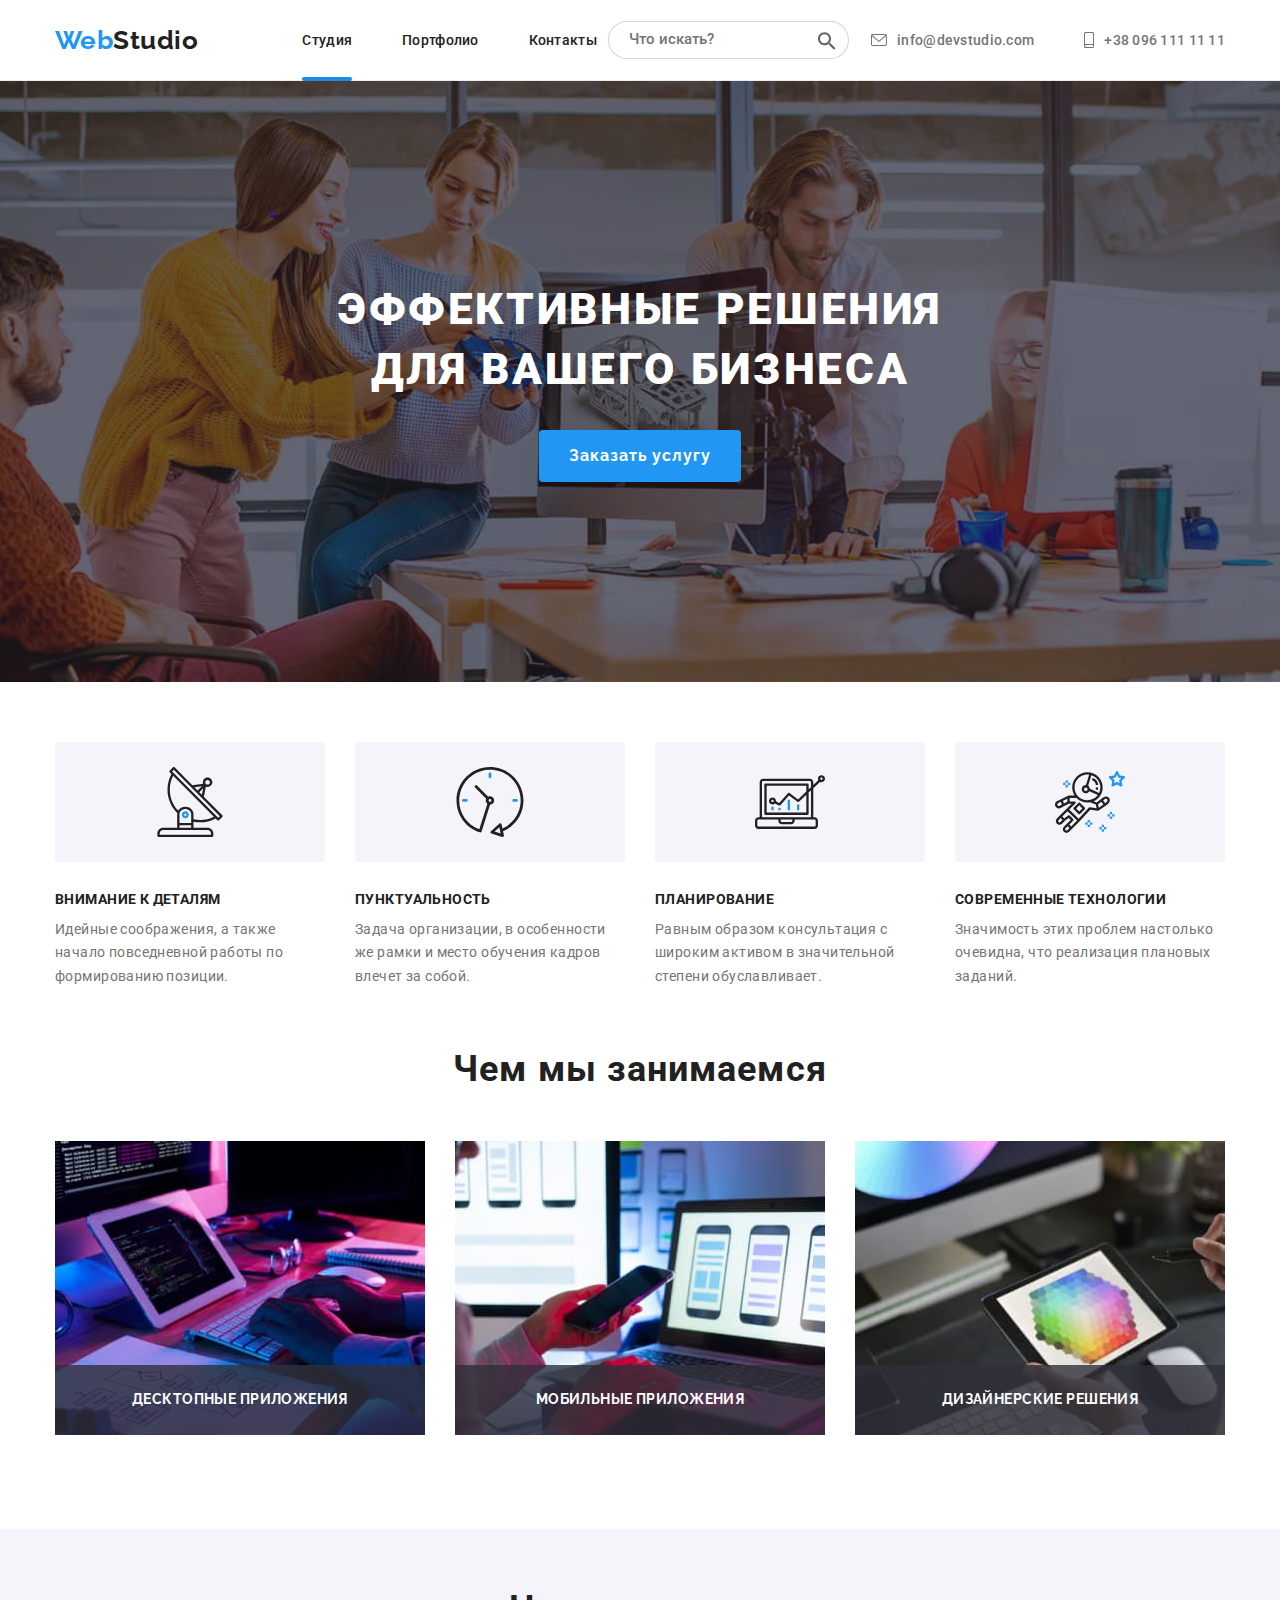
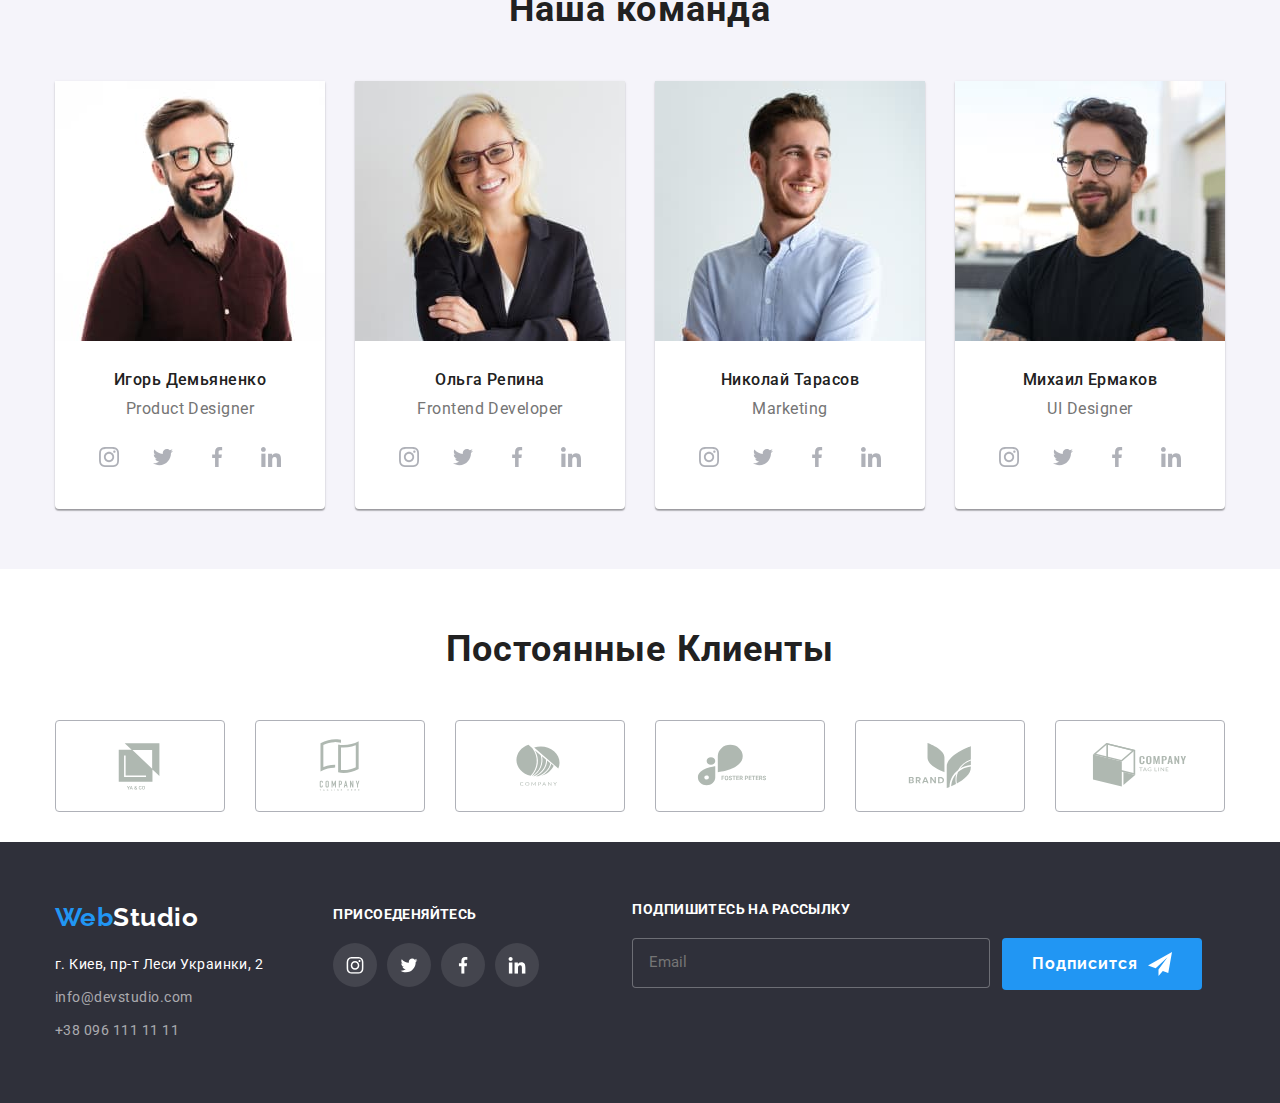
<file: index.html>
<!DOCTYPE html>
<html lang="ru">
<head>
    <meta charset="UTF-8">
    <meta http-equiv="X-UA-Compatible" content="IE=edge">
    <meta name="viewport" content="width=device-width, initial-scale=1.0">
    <title>Студия</title>
    <link rel="stylesheet" href="https://cdnjs.cloudflare.com/ajax/libs/modern-normalize/1.1.0/modern-normalize.min.css">
    <link rel="preconnect" href="https://fonts.googleapis.com">
    <link rel="preconnect" href="https://fonts.gstatic.com" crossorigin>
    <link href="https://fonts.googleapis.com/css2?family=Raleway:wght@700&family=Roboto:wght@400;500;700;900&display=swap"
        rel="stylesheet">
    <link rel="stylesheet" href="https://cdnjs.cloudflare.com/ajax/libs/animate.css/4.1.1/animate.min.css" />
    <link rel="stylesheet" href="./css/style.css">
    <link rel="stylesheet" href="./css/main.min.css">
</head>
<body >

    <!--ШАПКА САЙТА -->
    <header class="header">
        <div class="container container--position">
            <a class="logo container__logo" href="./index.html">Web<span class="logo__dark">Studio</span></a>
            <!-- ПОИСК НА САЙТЕ  MOBAIL VERSION-->
            <div class="search-mobail">
                <form class="search__form">
                    <label class="search__label">
                        <input class="search__input" type="search" autocomplete="off" spellcheck="true" placeholder="Что искать?">
                        <svg class="search__icon">
                            <use href="images/icons.svg#icon-search">
                            </use>
                        </svg>
                    </label>
                </form>
            </div>
            <nav class="container__header-nav">
                
                <button type="button" class="close-modalmenu " 
                    aria-controls="menu-container"
                    aria-expanded="false"
                    data-menu-button>
                    <svg class="" width="40px" height="40px"
                    
                    aria-label="переключатель мобильного меню">
                        <use class="icon-menu" href="images/icons.svg#icon-menu_open">
                        </use>
                        <use class="icon-closemenu" href="images/icons.svg#icon-close-black">
                        </use>
                    </svg>
                </button>

                <div class="menu-container" id="menu-container" data-menu>
                    <div class="nav-top">
                        <div class="navigation-menu">
                            <ul class="mob-menu">
                                <li class="mob-menu__item">
                                    <a class="mob-menu__link site-link--active" href="./index.html">Студия</a>
                                </li>
                                <li class="mob-menu__item">
                                    <a class="mob-menu__link" href="./portfolio.html">Портфолио</a>
                                </li>
                                <li class="mob-menu__item">
                                    <a class="mob-menu__link" href="./contact.html">Контакты</a>
                                </li>
                            </ul>
                        </div>
                    </div>

                    <div class="nav-bottom">
                        <div class="contact-menu">
                            <div class="mob">
                                <a class="mob__link numer" href="tel:+380961111111">
                                    +38 096 111 11 11
                                </a>
                                <a class="mob__link " href="mailto:info@devstudio.com">
                                    info@devstudio.com
                                </a>
                            </div>
                        
                            <ul class="mob-social">
                                <li class="mob-social-list__items">
                                    <a href="" class="mob-social-list__link ">instagram
                                    </a>
                                </li>
                        
                                <li class="mob-social-list__items">
                                    <a href="" class="mob-social-list__link ">twitter
                                    </a>
                                </li>
                        
                                <li class="mob-social-list__items">
                                    <a href="" class="mob-social-list__link ">facebook
                                    </a>
                                </li>
                        
                                <li class="mob-social-list__items">
                                    <a href="" class="mob-social-list__link ">linkedin
                                    </a>
                                </li>
                            </ul>
                        </div>
                    </div>
                </div>

                <ul class="site-nav">
                    <li class="site-nav__item">
                        <a class="site__link site-link--active" href="./index.html">Студия</a>
                    </li>
                    <li class="site-nav__item">
                        <a class="site__link" href="./portfolio.html">Портфолио</a>
                    </li>
                    <li class="site-nav__item">
                        <a class="site__link" href="./contact.html">Контакты</a>
                    </li>
                </ul>
            </nav> 

            <!-- ПОИСК НА САЙТЕ  Desktop VERSION-->
            <div class="search-desktop">
                <form class="search__form">
                    <label class="search__label">
                        <input class="search__input" type="search" autocomplete="off" spellcheck="true" placeholder="Что искать?">
                        <svg class="search__icon">
                            <use href="images/icons.svg#icon-search">
                            </use>
                        </svg>
                    </label>
                </form>
            </div>
            <div class="contact">
                <a class="contact__link" href="mailto:info@devstudio.com">
                    <svg class="contact__icon" width="16" height="12">
                        <use href="images/icons.svg#icon-envelope">
                        </use>
                    </svg>
                    info@devstudio.com
                </a>
                <a class="contact__link" href="tel:+380961111111">
                    <svg class="contact__icon" width="10" height="16">
                        <use href="images/icons.svg#icon-smartphone">
                        </use>
                    </svg>
                    +38 096 111 11 11
                </a>
            </div>
        </div>
    </header>
    
    <!-- MODAL WINDOW -->
    <div class="backdrop is-hidden" data-modal>
        <div class="modal">
            <p class="form-title">Оставьте свои данные, мы вам перезвоним</p>

                <form class="form" autocomplete="off">
                    <div class="form__container-label">
                        <label class="form__field">
                            <input class="form__input" type="text" name="name" required placeholder=" ">
                            <span class="form__label">Имя</span>
                            <svg class="field-icon">
                                <use href="images/icons.svg#icon-person">
                                </use>
                            </svg>
                        </label>
                    </div>

                    <div class="form__container-label">
                        <label class="form__field">
                            <input type="tel" name="name" class="form__input" required placeholder=" ">
                            <span class="form__label">Телефон</span>
                            <svg class="field-icon">
                                <use href="images/icons.svg#icon-phone">
                                </use>
                            </svg>
                        </label>
                    </div>

                    <div class="form__container-label">
                        <label class="form__field">
                            <input type="email" name="name" class="form__input" required placeholder=" ">
                            <span class="form__label">Почта</span>
                            <svg class="field-icon">
                                <use href="images/icons.svg#icon-email">
                                </use>
                            </svg>
                        </label>
                    </div>
    

                    <div class="form__comment">
                        <textarea class="form-textarea" name="text" id="coment" placeholder=" "></textarea>
                        <label for="coment" type="text" class="comment-label">Коментарий</label>
                        <svg class="comment-icon">
                            <use href="images/icons.svg#icon-comments-bubbles-svgrepo-com">
                            </use>
                        </svg>
                    </div>
                        
                    
                    <div class="container-checkbox">
                        <label class="container-checkbox__field-checkbox">
                            <input class="checkbox visually-hidden" type="checkbox" name="checkbox" value="">
                            <span class="checkbox__icon"></span>
                            <span class="options">Соглашаюсь с рассылкой и принимаю <a href="">Условия договора</a></span>
                        </label>
                    </div>

                    <button  class="order-servise-btn hero-button--component" type="submit" >Отправить</button>
                </form>
            
            <button class="modal__close-btn" data-modal-close>
                <svg class="close-svg">
                    <use href="images/icons.svg#icon-close-black">
                    </use>
                </svg>
            </button>
        </div>
    </div>

    <!-- СЕКЦИЯ HERO -->
    <main>
        <section class="hero">
            <div class="container">
                <h1 class="hero-title">ЭФФЕКТИВНЫЕ РЕШЕНИЯ<br> ДЛЯ ВАШЕГО БИЗНЕСА</h1>
                <button data-modal-open class="hero-button hero-button--component" type="button">Заказать услугу</button>
            </div>
        </section>

        <!-- ОСОБЕНОСТИ FEATURE-->
        <section class="section">
            <div class="container">
                <h2 class="visually-hidden">Особенности</h2>

                <ul class="feature-list">
                    <li class="feature-list__item">
                        <div class="feature-list__element">
                            <svg class="" width="70" height="70">
                                <use href="images/icons.svg#icon-antenna-1">
                                </use>
                            </svg>
                        </div>
                        <h3 class="feature-list__title pre-title">ВНИМАНИЕ К ДЕТАЛЯМ</h3>
                        <p class="feature-list__descriotion">Идейные соображения, а также начало повседневной работы по формированию позиции.</p>
                    </li>

                    <li class="feature-list__item">
                        <div class="feature-list__element">
                                <svg  width="70" height="70">
                                    <use href="images/icons.svg#icon-clock-1">
                                    </use>
                                </svg>
                        </div>
                        <h3 class="feature-list__title pre-title">ПУНКТУАЛЬНОСТЬ</h3>
                        <p class="feature-list__descriotion">Задача организации, в особенности  же рамки и место обучения кадров влечет за собой.</p>
                    </li>

                    <li class="feature-list__item">
                        <div class="feature-list__element">
                                <svg width="70" height="70">
                                    <use href="images/icons.svg#icon-diagram-1">
                                    </use>
                                </svg>
                        </div>
                        <h3 class="feature-list__title pre-title">ПЛАНИРОВАНИЕ</h3>
                        <p class="feature-list__descriotion">Равным образом консультация с  широким активом в значительной степени обуславливает.</p>
                    </li>

                    <li class="feature-list__item">
                        <div class="feature-list__element">
                                <svg width="70" height="70">
                                    <use href="images/icons.svg#icon-astronaut-1">
                                    </use>
                                </svg>
                        </div>
                        <h3 class="feature-list__title pre-title">СОВРЕМЕННЫЕ ТЕХНОЛОГИИ</h3>
                        <p class="feature-list__descriotion">Значимость этих проблем настолько очевидна, что реализация плановых заданий.</p>
                    </li>
                </ul>
            </div>
            
        </section>

        <!-- ЧЕМ МЫ ЗАНИМАЕМСЯ -->
        <section class="section section--doing">
            <div class="container">
                <h2 class="section__title">Чем мы занимаемся</h2>
                <ul class="work-img">
                    <li class="work-img__item">
                        <picture>
                            <source srcset="
                                    ./doing/doing-1-1x.jpg 1x,
                                    ./doing/doing-1-2x.jpg 2x" 
                                media="(min-width: 1200px)">
                            <img class="picture-img" src="./images/code.jpg" width="370" height="294" alt="code">
                        </picture>
                        
                        <div class="doing-content">
                            <h3 class="doing-content__title">Десктопные приложения</h3>
                        </div>
                    </li>

                    <li class="work-img__item">
                        <picture>
                            <source srcset="
                                ./doing/doing-2-1x.jpg 1x,
                                ./doing/doing-2-2x.jpg 2x"
                            media="(min-width: 1200px)">
                            <img src="./images/mobaplication.jpg" width="370" height="294" alt="mobaplication">
                        </picture>
                        <div class="doing-content">
                            <h3 class="doing-content__title">Мобильные приложения</h3>
                        </div>
                    </li>

                    <li class="work-img__item">
                        <picture>
                            <source srcset="
                                ./doing/doing-3-1x.jpg 1x,
                                ./doing/doing-3-2x.jpg 2x" 
                            media="(min-width: 1200px)">
                            <img src="./images/design.jpg" width="370" height="294" alt="design">
                        </picture>
                        <div class="doing-content">
                            <h3 class="doing-content__title">Дизайнерские решения</h3>
                        </div>
                    </li>
                </ul>
            </div>
        </section>

        <!-- НАША КОМАНДА -->
        <section class="section aur--team">
            <div class="container">
                <h2 class="section__title">Наша команда</h2>
                <ul class="team">
                    <li class="team__item">
                        <div class="team__trumb">
                            <picture>
                                <source srcset="
                                    ./team/team-desk-1-1x.jpg 1x,
                                    ./team/team-desk-1-2x.jpg 2x" media="(min-width: 1200px)">
                                <source srcset="
                                    ./team/team-tab-1-1x.jpg 1x,
                                    ./team/team-tab-1-2x.jpg 2x" media="(min-width: 768px)">
                                <source srcset="
                                    ./team/team-mob-1-1x.jpg 1x,
                                    ./team/team-mob-1-2x.jpg 2x" media="(min-width: 480px)">
                                <img src="./images/img11 (1).jpg" width="270" height="260" alt="Фото Игорь Демьяненко">
                            </picture>
                        </div>
                        <div class="team__content">
                            <h3 class="team__title">Игорь Демьяненко</h3>
                            <p class="team__description">Product Designer</p>

                            <ul class="social-list">
                                <li class="social-list__items">
                                    <a href="" class="social-list__link ">
                                        <svg class="social__icons" width="20" height="20">
                                            <use href="images/icons.svg#icon-instagram-2">
                                            </use>
                                        </svg>
                                    </a>
                                </li>

                                <li class="social-list__items">
                                    <a href="" class="social-list__link ">
                                        <svg class="social__icons" width="20" height="20">
                                            <use href="images/icons.svg#icon-twitter-1">
                                            </use>
                                        </svg>
                                    </a>
                                </li>

                                <li class="social-list__items">
                                    <a href="" class="social-list__link ">
                                        <svg class="social__icons" width="20" height="20">
                                            <use href="images/icons.svg#icon-facebook-1">
                                            </use>
                                        </svg>
                                    </a>
                                </li>

                                <li class="social-list__items">
                                    <a href="" class="social-list__link ">
                                        <svg class="social__icons" width="20" height="20">
                                            <use href="images/icons.svg#icon-linkedin-1">
                                            </use>
                                        </svg>
                                    </a>
                                </li>
                            </ul>
                        </div>
                    </li>

                    <li class="team__item">
                        <div class="team__trumb">
                            <picture>
                                <source srcset="
                                    ./team/team-desk-2-1x.jpg 1x,
                                    ./team/team-desk-2-2x.jpg 2x" media="(min-width: 1200px)">
                                <source srcset="
                                    ./team/team-tab-2-1x.jpg 1x,
                                    ./team/team-tab-2-2x.jpg 2x" media="(min-width: 768px)">
                                <source srcset="
                                    ./team/team-mob-2-1x.jpg 1x,
                                    ./team/team-mob-2-2x.jpg 2x" media="(min-width: 480px)">
                                <img src="./images/img11 (2).jpg" width="270" height="260" alt="Фото Ольга Репина">
                            </picture>
                        </div>
                        <div class="team__content">
                            <h3 class="team__title">Ольга Репина</h3>
                            <p class="team__description">Frontend Developer</p>

                            <ul class="social-list">
                                <li class="social-list__items">
                                    <a href="" class="social-list__link ">
                                        <svg class="social__icons" width="20" height="20">
                                            <use href="images/icons.svg#icon-instagram-2">
                                            </use>
                                        </svg>
                                    </a>
                                </li>
                            
                                <li class="social-list__items">
                                    <a href="" class="social-list__link ">
                                        <svg class="social__icons" width="20" height="20">
                                            <use href="images/icons.svg#icon-twitter-1">
                                            </use>
                                        </svg>
                                    </a>
                                </li>
                            
                                <li class="social-list__items">
                                    <a href="" class="social-list__link ">
                                        <svg class="social__icons" width="20" height="20">
                                            <use href="images/icons.svg#icon-facebook-1">
                                            </use>
                                        </svg>
                                    </a>
                                </li>
                            
                                <li class="social-list__items">
                                    <a href="" class="social-list__link ">
                                        <svg class="social__icons" width="20" height="20">
                                            <use href="images/icons.svg#icon-linkedin-1">
                                            </use>
                                        </svg>
                                    </a>
                                </li>
                            </ul>
                        </div>
                    </li>

                    <li class="team__item">
                        <div class="team__trumb">
                            <picture>
                                <source srcset="
                                    ./team/team-desk-3-1x.jpg 1x,
                                    ./team/team-desk-3-2x.jpg 2x" media="(min-width: 1200px)">
                                <source srcset="
                                    ./team/team-tab-3-1x.jpg 1x,
                                    ./team/team-tab-3-2x.jpg 2x" media="(min-width: 768px)">
                                <source srcset="
                                    ./team/team-mob-3-1x.jpg 1x,
                                    ./team/team-mob-3-2x.jpg 2x" media="(min-width: 480px)">
                                <img src="./images/img11 (2).jpg" width="270" height="260" alt="Фото Николай Тарасов">
                            </picture>
                        </div>
                        <div class="team__content">
                            <h3 class="team__title">Николай Тарасов</h3>
                            <p class="team__description">Marketing</p>

                            <ul class="social-list">
                                <li class="social-list__items">
                                    <a href="" class="social-list__link ">
                                        <svg class="social__icons" width="20" height="20">
                                            <use href="images/icons.svg#icon-instagram-2">
                                            </use>
                                        </svg>
                                    </a>
                                </li>
                            
                                <li class="social-list__items">
                                    <a href="" class="social-list__link ">
                                        <svg class="social__icons" width="20" height="20">
                                            <use href="images/icons.svg#icon-twitter-1">
                                            </use>
                                        </svg>
                                    </a>
                                </li>
                            
                                <li class="social-list__items">
                                    <a href="" class="social-list__link ">
                                        <svg class="social__icons" width="20" height="20">
                                            <use href="images/icons.svg#icon-facebook-1">
                                            </use>
                                        </svg>
                                    </a>
                                </li>
                            
                                <li class="social-list__items">
                                    <a href="" class="social-list__link ">
                                        <svg class="social__icons" width="20" height="20">
                                            <use href="images/icons.svg#icon-linkedin-1">
                                            </use>
                                        </svg>
                                    </a>
                                </li>
                            </ul>
                        </div>
                    </li>

                    <li class="team__item">
                        <div class="team__trumb">
                            <picture>
                                <source srcset="
                                    ./team/team-desk-4-1x.jpg 1x,
                                    ./team/team-desk-4-2x.jpg 2x" media="(min-width: 1200px)">
                                <source srcset="
                                    ./team/team-tab-4-1x.jpg 1x,
                                    ./team/team-tab-4-2x.jpg 2x" media="(min-width: 768px)">
                                <source srcset="
                                    ./team/team-mob-4-1x.jpg 1x,
                                    ./team/team-mob-4-2x.jpg 2x" media="(min-width: 480px)">
                                <img src="./images/img11 (4).jpg" width="270" height="260" alt="Фото Михаил Ермаков">
                            </picture>
                        </div>
                        <div class="team__content">
                            <h3 class="team__title">Михаил Ермаков</h3>
                            <p class="team__description">UI Designer</p>

                            <ul class="social-list">
                                <li class="social-list__items">
                                    <a href="" class="social-list__link ">
                                        <svg class="social__icons" width="20" height="20">
                                            <use href="images/icons.svg#icon-instagram-2">
                                            </use>
                                        </svg>
                                    </a>
                                </li>
                            
                                <li class="social-list__items">
                                    <a href="" class="social-list__link ">
                                        <svg class="social__icons" width="20" height="20">
                                            <use href="images/icons.svg#icon-twitter-1">
                                            </use>
                                        </svg>
                                    </a>
                                </li>
                            
                                <li class="social-list__items">
                                    <a href="" class="social-list__link ">
                                        <svg class="social__icons" width="20" height="20">
                                            <use href="images/icons.svg#icon-facebook-1">
                                            </use>
                                        </svg>
                                    </a>
                                </li>
                            
                                <li class="social-list__items">
                                    <a href="" class="social-list__link ">
                                        <svg class="social__icons" width="20" height="20">
                                            <use href="images/icons.svg#icon-linkedin-1">
                                            </use>
                                        </svg>
                                    </a>
                                </li>
                            </ul>
                        </div>
                    </li>
                </ul>
            </div>
        </section>

        <!-- КЛИЕНТЫ -->
        <div class="section">
            <div class="container">
                <h2 class="section__title">Постоянные Клиенты</h2>
                <ul class="clients-list">
                    
                    <li class="clients__items">
                        <a href="#" class="clients__link" target="_blank"rel="noopener noreferrer">
                            <svg class="clients__icon" width="106" height="60">
                                <use href="images/icons.svg#icon-Logo1">
                                </use>
                            </svg>
                        </a>
                    </li>

                    <li class="clients__items">
                        <a href="" class="clients__link" target="_blank"rel="noopener noreferrer">
                            <svg class="clients__icon" width="106" height="60">
                                <use href="images/icons.svg#icon-Logo2">
                                </use>
                            </svg>
                        </a>
                    </li>
                    
                    <li class="clients__items">
                        <a href="" class="clients__link" target="_blank"
                        rel="noopener noreferrer">
                            <svg class="clients__icon" width="106" height="60">
                                <use href="images/icons.svg#icon-Logo3">
                                </use>
                            </svg>
                        </a>
                    </li>

                    <li class="clients__items">
                        <a href="" class="clients__link" target="_blank"
                        rel="noopener noreferrer">
                            <svg class="clients__icon" width="106" height="60">
                                <use href="images/icons.svg#icon-Logo4">
                                </use>
                            </svg>
                        </a>
                    </li>

                    <li class="clients__items">
                        <a href="" class="clients__link" target="_blank"
                        rel="noopener noreferrer">
                            <svg class="clients__icon" width="106" height="60">
                                <use href="images/icons.svg#icon-Logo5">
                                </use>
                            </svg>
                        </a>
                    </li>

                    <li class="clients__items" width="106" height="60">
                        <a href="" class="clients__link" target="_blank"
                        rel="noopener noreferrer">
                            <svg class="clients__icon" width="106" height="60">
                                <use href="images/icons.svg#icon-Logo6">
                                </use>
                            </svg>
                        </a>
                    </li>
                </ul>
            </div>
        </div>
    </main>

    <footer class="footer">
        <div class="container footer--elements">
            <div class="footer-position">
                <address class="address">
                    <a class="logo" href="./index.html">Web<span class="light-logo">Studio</span></a>
                    <ul class=" footer-list">
                        <li class="footer-list__item ">
                            <a class="footer-list__link footer-list--active" href="https://goo.gl/maps/XaRB1rdR4rSVDEf5A"
                                target="_blank" rel="noopener noreferrer">г. Киев,
                                пр-т Леси Украинки, 2 <br></a>
                        </li>
                        <li class="footer-list__item">
                            <a class="footer-list__link" href="mailto:info@devstudio.com">info@devstudio.com</a><br>
                        </li>
                        <li class="footer-list__item">
                            <a class="footer-list__link" href="tel:+380961111111">+38 096 111 11 11</a>
                        </li>
                    </ul>
                </address>
                
                <div class="join">
                    <h3 lang="Присоеденяйтесь" class="pre-title">Присоеденяйтесь</h3>
                    <ul class="join-list">
                        <li class="join-list__item">
                            <a href="" class="join-list__links join-list__links--compont">
                                <svg class="join-list__icons" width="20" height="16.75">
                                    <use href="images/icons.svg#icon-instagram-2">
                                    </use>
                                </svg>
                            </a>
                        </li>
                
                        <li class="join-list__item">
                            <a href="" class="join-list__links join-list__links--compont">
                                <svg class="join-list__icons" width="20" height="16.75">
                                    <use href="images/icons.svg#icon-twitter-1">
                                    </use>
                                </svg>
                            </a>
                        </li>
                
                        <li class="join-list__item">
                            <a href="" class="join-list__links join-list__links--compont">
                                <svg class="join-list__icons" width="20" height="16.75">
                                    <use href="images/icons.svg#icon-facebook-1">
                                    </use>
                                </svg>
                            </a>
                        </li>
                
                        <li class="join-list__item">
                            <a href="" class="join-list__links join-list__links--compont">
                                <svg class="join-list__icons" width="20" height="16.75">
                                    <use href="images/icons.svg#icon-linkedin-1">
                                    </use>
                                </svg>
                            </a>
                        </li>
                    </ul>
                </div>
            </div>

            <div class="sent">
                <h3 class="pre-title">Подпишитесь на рассылку</h3>
                <form class="sent-form">
                    <label class="sent-label">
                        <input class="sent-input" type="text" name="email" placeholder="Email" required>
                    </label>
                    <button class="sent-button hero-button--component" type="submit">Подписится
                        <svg class="sent__icon" widht="24" height="24">
                            <use href="images/icons.svg#icon-icon-send">
                            </use>
                        </svg>
                    </button>
                </form>
            </div>
        </div>
        
    </footer>
    <script src="./js/modal.js"></script>
    <script src="./js/mobile-menu.js"></script>
    <script src="./js/open-mobmenu.js"></script>
</body>
</html>
</file>
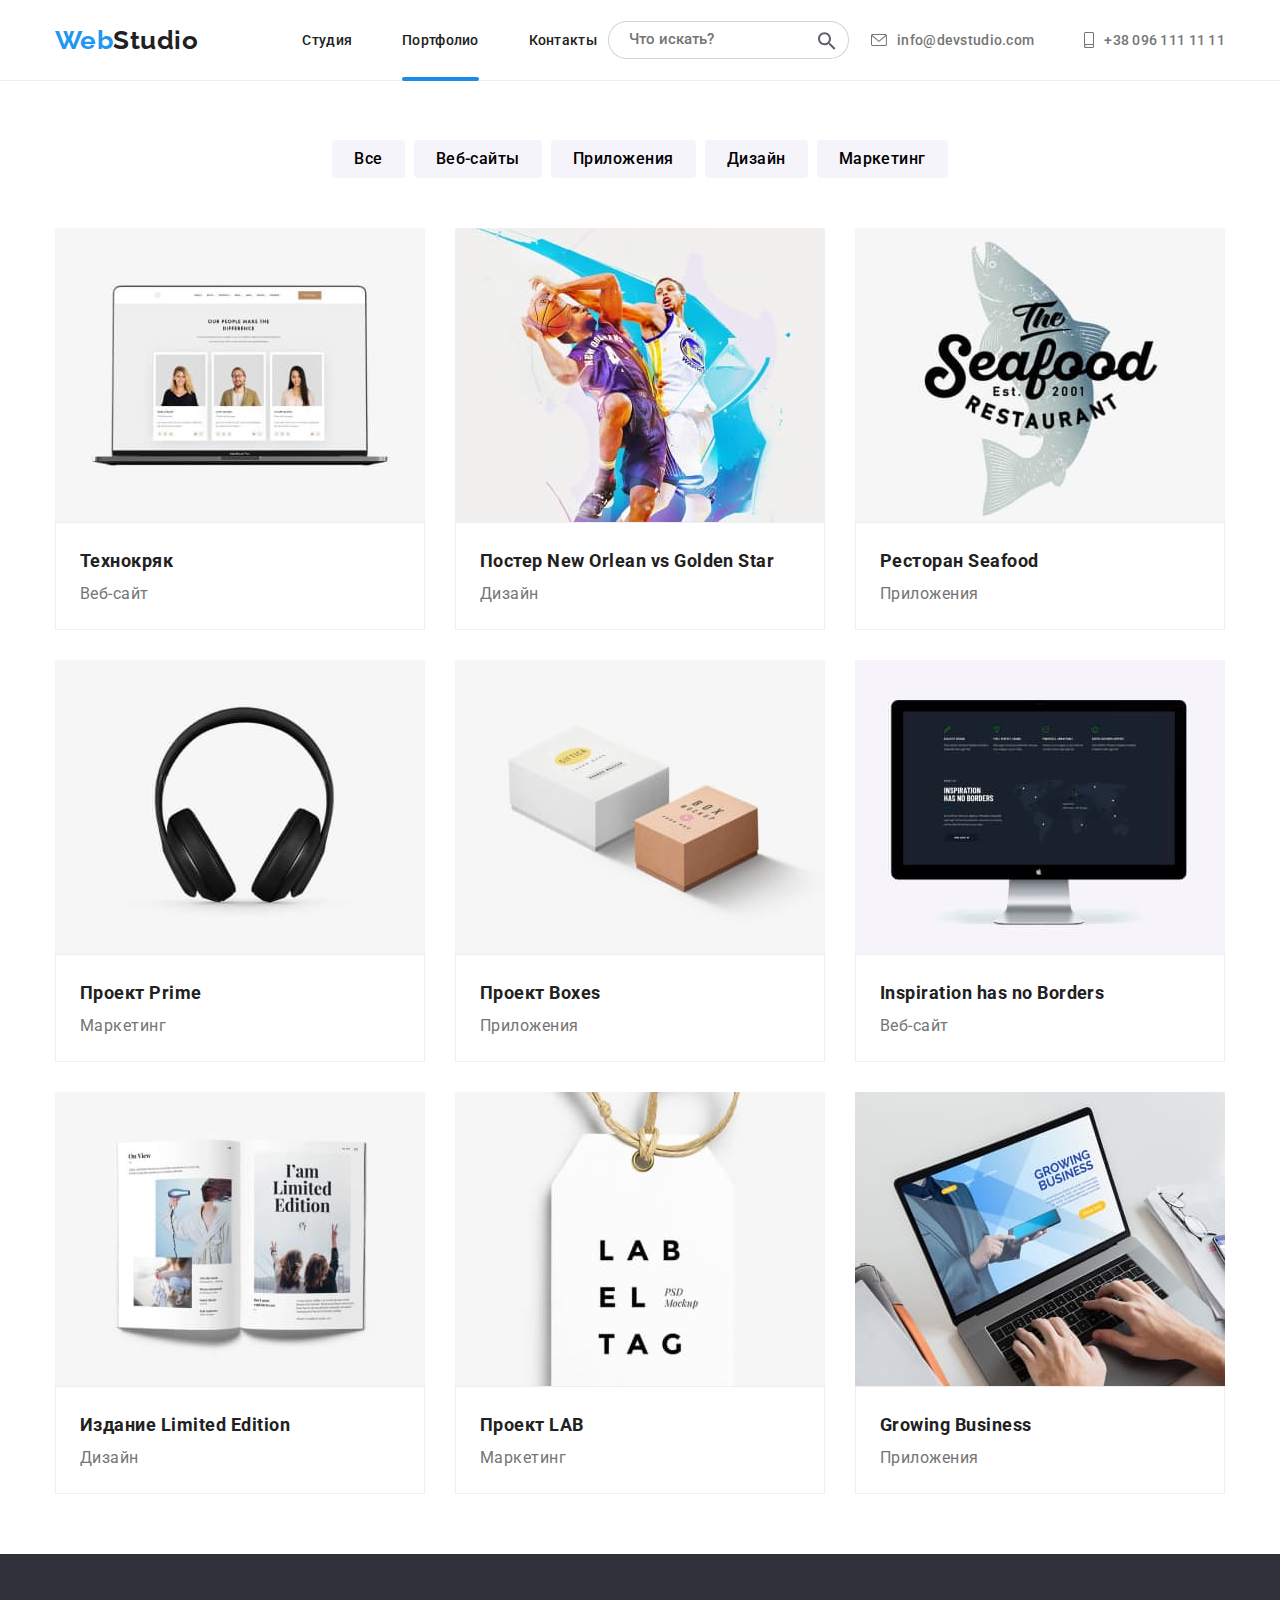
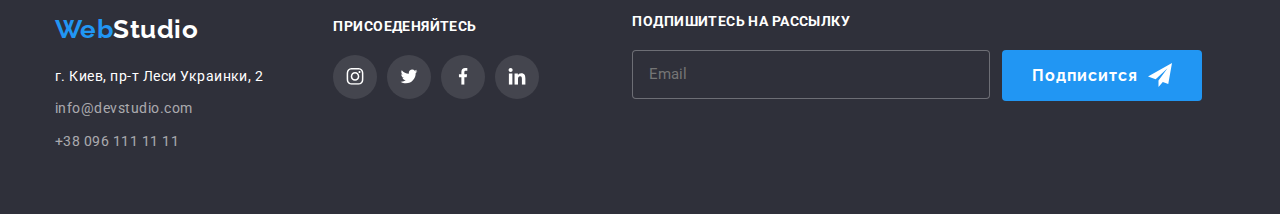
<file: portfolio.html>
<!DOCTYPE html>
<html lang="en">
<head>
    <meta charset="UTF-8">
    <meta http-equiv="X-UA-Compatible" content="IE=edge">
    <meta name="viewport" content="width=device-width, initial-scale=1.0">
    <title>Портфоио</title>
    <link rel="stylesheet" href="https://cdnjs.cloudflare.com/ajax/libs/modern-normalize/1.1.0/modern-normalize.min.css">
    <link rel="preconnect" href="https://fonts.googleapis.com">
    <link rel="preconnect" href="https://fonts.gstatic.com" crossorigin>
    <link href="https://fonts.googleapis.com/css2?family=Raleway:wght@700&family=Roboto:wght@400;500;700;900&display=swap"
        rel="stylesheet">  
    <link rel="stylesheet" href="https://cdnjs.cloudflare.com/ajax/libs/animate.css/4.1.1/animate.min.css" />
    <link rel="stylesheet" href="./css/style.css">
    <link rel="stylesheet" href="./css/main.min.css">
</head>
<body>
    <!--ШАПКА САЙТА -->
<header class="header">
    <div class="container container--position">
        <a class="logo container__logo" href="./index.html">Web<span class="logo__dark">Studio</span></a>
        <!-- ПОИСК НА САЙТЕ  MOBAIL VERSION-->
        <div class="search-mobail">
            <form class="search__form">
                <label class="search__label">
                    <input class="search__input" type="search" autocomplete="off" spellcheck="true" placeholder="Что искать?">
                    <svg class="search__icon">
                        <use href="images/icons.svg#icon-search">
                        </use>
                    </svg>
                </label>
            </form>
        </div>
        <nav class="container__header-nav">

            <button type="button" class="close-modalmenu " aria-controls="menu-container" aria-expanded="false"
                data-menu-button>
                <svg class="" width="40px" height="40px" aria-label="переключатель мобильного меню">
                    <use class="icon-menu" href="images/icons.svg#icon-menu_open">
                    </use>
                    <use class="icon-closemenu" href="images/icons.svg#icon-close-black">
                    </use>
                </svg>
            </button>

            <div class="menu-container portfolio--position" id="menu-container" data-menu>
                <div class="nav-top">
                    <div class="navigation-menu">
                        <ul class="mob-menu">
                            <li class="mob-menu__item">
                                <a class="mob-menu__link" href="./index.html">Студия</a>
                            </li>
                            <li class="mob-menu__item">
                                <a class="mob-menu__link site-link--active" href="./portfolio.html">Портфолио</a>
                            </li>
                            <li class="mob-menu__item">
                                <a class="mob-menu__link" href="./contact.html">Контакты</a>
                            </li>
                        </ul>
                    </div>
                </div>

                <div class="nav-bottom">
                    <div class="contact-menu">
                        <div class="mob">
                            <a class="mob__link numer" href="tel:+380961111111">
                                +38 096 111 11 11
                            </a>
                            <a class="mob__link " href="mailto:info@devstudio.com">
                                info@devstudio.com
                            </a>
                        </div>

                        <ul class="mob-social">
                            <li class="mob-social-list__items">
                                <a href="" class="mob-social-list__link ">instagram
                                </a>
                            </li>

                            <li class="mob-social-list__items">
                                <a href="" class="mob-social-list__link ">twitter
                                </a>
                            </li>

                            <li class="mob-social-list__items">
                                <a href="" class="mob-social-list__link ">facebook
                                </a>
                            </li>

                            <li class="mob-social-list__items">
                                <a href="" class="mob-social-list__link ">linkedin
                                </a>
                            </li>
                        </ul>
                    </div>
                </div>
            </div>


            <ul class="site-nav">
                <li class="site-nav__item">
                    <a class="site__link " href="./index.html">Студия</a>
                </li>
                <li class="site-nav__item">
                    <a class="site__link site-link--active" href="./portfolio.html">Портфолио</a>
                </li>
                <li class="site-nav__item">
                    <a class="site__link" href="./contact.html">Контакты</a>
                </li>
            </ul>
        </nav>

        <!-- ПОИСК НА САЙТЕ  Desktop VERSION-->
        <div class="search-desktop">
            <form class="search__form">
                <label class="search__label">
                    <input class="search__input" type="search" autocomplete="off" spellcheck="true" placeholder="Что искать?">
                    <svg class="search__icon">
                        <use href="images/icons.svg#icon-search">
                        </use>
                    </svg>
                </label>
            </form>
        </div>
        <div class="contact">
            <a class="contact__link" href="mailto:info@devstudio.com">
                <svg class="contact__icon" width="16" height="12">
                    <use href="images/icons.svg#icon-envelope">
                    </use>
                </svg>
                info@devstudio.com
            </a>
            <a class="contact__link" href="tel:+380961111111">
                <svg class="contact__icon" width="10" height="16">
                    <use href="images/icons.svg#icon-smartphone">
                    </use>
                </svg>
                +38 096 111 11 11
            </a>
        </div>
    </div>
</header>

<main>
    <section class="section">
        <div class="container">
            <div class="filters-container">
                <h1 class="visually-hidden">Portfolio</h1>
                <ul class="filters-buttons">
                    <li class="filters-buttons__items"><button class="button-menu" type="button">Все</button></li>
                    <li class="filters-buttons__items"><button class="button-menu" type="button">Веб-сайты</button></li>
                    <li class="filters-buttons__items"><button class="button-menu" type="button">Приложения</button></li>
                    <li class="filters-buttons__items"><button class="button-menu" type="button">Дизайн</button></li>
                    <li class="filters-buttons__items"><button class="button-menu" type="button">Маркетинг</button></li>
                </ul>
            </div>
                
            <ul class="projeckts">
                <li class="projeckts__item">
                    <a href="#" class="projeckts__link">
                        <div class="projeckts__wrap">
                            <picture>
                                <source srcset="
                                    ./portfolio/portfolio-desk-1-1x.jpg 1x,
                                    ./portfolio/portfolio-desk-1-2x.jpg 2x" media="(min-width: 1200px)">
                                <source srcset="
                                    ./portfolio/portfolio-tab-1-1x.jpg 1x,
                                    ./portfolio/portfolio-tab-1-2x.jpg 2x" media="(min-width: 768px)">
                                <source srcset="
                                    ./portfolio/portfolio-mob-1-1x.jpg 1x,
                                    ./portfolio/portfolio-mob-1-2x.jpg 2x" media="(min-width: 480px)">
                                <img src="./images/Технокряк.jpg" width="370" height="294" alt="Фото Технокряк">
                            </picture>
                            <p class="projeckts__overlay">
                                Каким должен быть ваш веб-сайт? обсудите план и дизайн веб-сайта, 
                                прежде чем приступить к написанию кода.
                            </p>
                        </div>

                        <div class="projeckts__content">
                            <h2 class="projeckts__title">Технокряк</h2>
                            <p class="projeckts__text">Веб-сайт</p>
                        </div>
                    </a>    
                </li>
                
                <li class="projeckts__item">
                    <a class="projeckts__link" href="#">
                        <div class="projeckts__wrap">
                            <picture>
                                <source srcset="
                                    ./portfolio/portfolio-desk-2-1x.jpg 1x,
                                    ./portfolio/portfolio-desk-2-2x.jpg 2x" media="(min-width: 1200px)">
                                <source srcset="
                                    ./portfolio/portfolio-tab-2-1x.jpg 1x,
                                    ./portfolio/portfolio-tab-2-2x.jpg 2x" media="(min-width: 768px)">
                                <source srcset="
                                    ./portfolio/portfolio-mob-2-1x.jpg 1x,
                                    ./portfolio/portfolio-mob-2-2x.jpg 2x" media="(min-width: 480px)">
                                <img src="./images/New Orlean vs Golden Star.jpg" width="370" height="294" alt="Постер New Orlean vs Golden Star">
                            </picture>
                                <p class="projeckts__overlay">
                                    Что такое дизайн простыми словами?
                                    Дизайн (от англ. design — проектировать, чертить, задумать, а также проект, план, рисунок) — деятельность по
                                    проектированию эстетических свойств промышленных изделий («художественное конструирование»), а также результат этой
                                    деятельности (например, в таких словосочетаниях, как «дизайн автомобиля»).
                                </p>
                        </div>

                        <div class="projeckts__content">
                            <h2 class="projeckts__title">Постер New Orlean vs Golden Star</h2>
                            <p class="projeckts__text">Дизайн</p>
                        </div>
                    </a>
                </li>

                <li class="projeckts__item">
                    <a class="projeckts__link" href="#">
                        <div class="projeckts__wrap">
                            <picture>
                                <source srcset="
                                    ./portfolio/portfolio-desk-3-1x.jpg 1x,
                                    ./portfolio/portfolio-desk-3-2x.jpg 2x" media="(min-width: 1200px)">
                                <source srcset="
                                    ./portfolio/portfolio-tab-3-1x.jpg 1x,
                                    ./portfolio/portfolio-tab-3-2x.jpg 2x" media="(min-width: 768px)">
                                <source srcset="
                                    ./portfolio/portfolio-mob-3-1x.jpg 1x,
                                    ./portfolio/portfolio-mob-3-2x.jpg 2x" media="(min-width: 480px)">
                                <img src="./images/Seafood.jpg" width="370" height="294" alt=" Фото Ресторан Seafood">
                            </picture>
                                <p class="projeckts__overlay">Приложение — добавление к документу, странице, без которого бы нельзя было разобраться
                                    в той или иной содержащейся
                                    информации.
                                </p>
                        </div>

                        <div class="projeckts__content">
                            <h2 class="projeckts__title">Ресторан Seafood</h2>
                            <p class="projeckts__text">Приложения</p>
                        </div>
                    </a>
                </li>

                <li class="projeckts__item">
                    <a class="projeckts__link" href="#">
                        <div class="projeckts__wrap">
                            <picture>
                                <source srcset="
                                    ./portfolio/portfolio-desk-4-1x.jpg 1x,
                                    ./portfolio/portfolio-desk-4-2x.jpg 2x" media="(min-width: 1200px)">
                                <source srcset="
                                    ./portfolio/portfolio-tab-4-1x.jpg 1x,
                                    ./portfolio/portfolio-tab-4-2x.jpg 2x" media="(min-width: 768px)">
                                <source srcset="
                                    ./portfolio/portfolio-mob-4-1x.jpg 1x,
                                    ./portfolio/portfolio-mob-4-2x.jpg 2x" media="(min-width: 480px)">
                                <img src="./images/Проект Prime.jpg" width="370" height="294" alt="Фото Проект Prime">
                            </picture>
                                <p class="projeckts__overlay">
                                    Маркетинг – это деятельность, которая ставит своей целью получение прибыли с помощью удовлетворения потребностей
                                    покупателей.
                                </p>
                        </div>
                
                        <div class="projeckts__content">
                            <h2 class="projeckts__title">Проект Prime</h2>
                            <p class="projeckts__text">Маркетинг</p>
                        </div>
                    </a>
                </li>
            
                <li class="projeckts__item">
                    <a class="projeckts__link" href="#">
                        <div class="projeckts__wrap">
                            <picture>
                                <source srcset="
                                    ./portfolio/portfolio-desk-5-1x.jpg 1x,
                                    ./portfolio/portfolio-desk-5-2x.jpg 2x" media="(min-width: 1200px)">
                                <source srcset="
                                    ./portfolio/portfolio-tab-5-1x.jpg 1x,
                                    ./portfolio/portfolio-tab-5-2x.jpg 2x" media="(min-width: 768px)">
                                <source srcset="
                                    ./portfolio/portfolio-mob-5-1x.jpg 1x,
                                    ./portfolio/portfolio-mob-5-2x.jpg 2x" media="(min-width: 480px)">
                                <img src="./images/Проект Boxes.jpg" width="370" height="294" alt="Фото Проект Boxes">
                            </picture>
                                <p class="projeckts__overlay">
                                    Приложение — добавление к документу, странице, без которого бы нельзя было разобраться в той или иной содержащейся
                                    информации.
                                </p>
                        </div>

                        <div class="projeckts__content">
                            <h2 class="projeckts__title">Проект Boxes</h2>
                            <p class="projeckts__text">Приложения</p>
                        </div>
                    </a>
                </li>
            
                <li class="projeckts__item">
                    <a class="projeckts__link" href="#">
                        <div class="projeckts__wrap">
                            <picture>
                                <source srcset="
                                    ./portfolio/portfolio-desk-6-1x.jpg 1x,
                                    ./portfolio/portfolio-desk-6-2x.jpg 2x" media="(min-width: 1200px)">
                                <source srcset="
                                    ./portfolio/portfolio-tab-6-1x.jpg 1x,
                                    ./portfolio/portfolio-tab-6-2x.jpg 2x" media="(min-width: 768px)">
                                <source srcset="
                                    ./portfolio/portfolio-mob-6-1x.jpg 1x,
                                    ./portfolio/portfolio-mob-6-2x.jpg 2x" media="(min-width: 480px)">
                                <img src="./images/Inspiration has no Borders.jpg" width="370" height="294" alt="Фото Inspiration has no Borders">
                            </picture>
                                <p class="projeckts__overlay">
                                    Каким должен быть ваш веб-сайт? обсудите план и дизайн веб-сайта, прежде чем приступить к написанию кода
                                </p>
                        </div>

                        <div class="projeckts__content">
                            <h2 class="projeckts__title">Inspiration has no Borders</h2>
                        <p class="projeckts__text">Веб-сайт</p>
                        </div>
                    </a>
                </li>
            
                <li class="projeckts__item">
                    <a class="projeckts__link" href="#">
                        <div class="projeckts__wrap">
                            <picture>
                                <source srcset="
                                    ./portfolio/portfolio-desk-7-1x.jpg 1x,
                                    ./portfolio/portfolio-desk-7-2x.jpg 2x" media="(min-width: 1200px)">
                                <source srcset="
                                    ./portfolio/portfolio-tab-7-1x.jpg 1x,
                                    ./portfolio/portfolio-tab-7-2x.jpg 2x" media="(min-width: 778px)">
                                <source srcset="
                                    ./portfolio/portfolio-mob-7-1x.jpg 1x,
                                    ./portfolio/portfolio-mob-7-2x.jpg 2x" media="(min-width: 480px)">
                                <img src="./images/Limited Edition.jpg" width="370" height="294" alt="Фото Limited Edition">
                            </picture>
                                <p class="projeckts__overlay">
                                    Что такое дизайн простыми словами?
                                    Дизайн (от англ. design — проектировать, чертить, задумать, а также проект, план, рисунок) — деятельность по
                                    проектированию эстетических свойств промышленных изделий («художественное конструирование»), а также результат этой
                                    деятельности (например, в таких словосочетаниях, как «дизайн автомобиля»).
                                </p>                            
                        </div>

                        <div class="projeckts__content">
                            <h2 class="projeckts__title">Издание Limited Edition</h2>
                            <p class="projeckts__text">Дизайн</p>
                        </div>
                    </a>
                </li>
            
                <li class="projeckts__item">
                    <a class="projeckts__link" href="#">
                        <div class="projeckts__wrap">
                            <picture>
                                <source srcset="
                                    ./portfolio/portfolio-desk-8-1x.jpg 1x,
                                    ./portfolio/portfolio-desk-8-2x.jpg 2x" media="(min-width: 1200px)">
                                <source srcset="
                                    ./portfolio/portfolio-tab-8-1x.jpg 1x,
                                    ./portfolio/portfolio-tab-8-2x.jpg 2x" media="(min-width: 778px)">
                                <source srcset="
                                    ./portfolio/portfolio-mob-8-1x.jpg 1x,
                                    ./portfolio/portfolio-mob-8-2x.jpg 2x" media="(min-width: 480px)">
                                <img src="./images/Проект LAB.jpg" width="370" height="294" alt="Фото Проект LAB">
                            </picture>
                                <p class="projeckts__overlay">
                                    Маркетинг – это деятельность, которая ставит своей целью получение прибыли с помощью удовлетворения потребностей
                                    покупателей.
                                </p>                            
                        </div>
                        
                        <div class="projeckts__content">
                            <h2 class="projeckts__title">Проект LAB</h2>
                            <p class="projeckts__text">Маркетинг</p>
                        </div>
                    </a>
                </li>
            
                <li class="projeckts__item">
                    <a class="projeckts__link" href="#">
                        <div class="projeckts__wrap">
                            <picture>
                                <source srcset="
                                    ./portfolio/portfolio-desk-9-1x.jpg 1x,
                                    ./portfolio/portfolio-desk-9-2x.jpg 2x" media="(min-width: 1200px)">
                                <source srcset="
                                    ./portfolio/portfolio-tab-9-1x.jpg 1x,
                                    ./portfolio/portfolio-tab-9-2x.jpg 2x" media="(min-width: 778px)">
                                <source srcset="
                                    ./portfolio/portfolio-mob-9-1x.jpg 1x,
                                    ./portfolio/portfolio-mob-9-2x.jpg 2x" media="(min-width: 480px)">
                                <img src="./images/Growing Business.jpg" width="370" height="294" alt="Фото Growing Business">
                            </picture>
                                <p class="projeckts__overlay">
                                    Приложение — добавление к документу, странице, без которого бы нельзя было разобраться в той или иной содержащейся
                                    информации.
                                </p>                            
                        </div>

                        <div class="projeckts__content">
                            <h2 class="projeckts__title">Growing Business</h2>
                            <p class="projeckts__text">Приложения</p>
                        </div>
                    </a>
                </li>
            </ul>
        </div>
    </section>
</main>
    
    <!--FOOTER -->
<footer class="footer">
    <div class="container footer--elements">
        <div class="footer-position">
            <address class="address">
                <a class="logo" href="./index.html">Web<span class="light-logo">Studio</span></a>
                <ul class=" footer-list">
                    <li class="footer-list__item ">
                        <a class="footer-list__link footer-list--active" href="https://goo.gl/maps/XaRB1rdR4rSVDEf5A"
                            target="_blank" rel="noopener noreferrer">г. Киев,
                            пр-т Леси Украинки, 2 <br></a>
                    </li>
                    <li class="footer-list__item">
                        <a class="footer-list__link" href="mailto:info@devstudio.com">info@devstudio.com</a><br>
                    </li>
                    <li class="footer-list__item">
                        <a class="footer-list__link" href="tel:+380961111111">+38 096 111 11 11</a>
                    </li>
                </ul>
            </address>

            <div class="join">
                <h3 lang="Присоеденяйтесь" class="pre-title">Присоеденяйтесь</h3>
                <ul class="join-list">
                    <li class="join-list__item">
                        <a href="" class="join-list__links join-list__links--compont">
                            <svg class="join-list__icons" width="20" height="16.75">
                                <use href="images/icons.svg#icon-instagram-2">
                                </use>
                            </svg>
                        </a>
                    </li>

                    <li class="join-list__item">
                        <a href="" class="join-list__links join-list__links--compont">
                            <svg class="join-list__icons" width="20" height="16.75">
                                <use href="images/icons.svg#icon-twitter-1">
                                </use>
                            </svg>
                        </a>
                    </li>

                    <li class="join-list__item">
                        <a href="" class="join-list__links join-list__links--compont">
                            <svg class="join-list__icons" width="20" height="16.75">
                                <use href="images/icons.svg#icon-facebook-1">
                                </use>
                            </svg>
                        </a>
                    </li>

                    <li class="join-list__item">
                        <a href="" class="join-list__links join-list__links--compont">
                            <svg class="join-list__icons" width="20" height="16.75">
                                <use href="images/icons.svg#icon-linkedin-1">
                                </use>
                            </svg>
                        </a>
                    </li>
                </ul>
            </div>
        </div>

        <div class="sent">
            <h3 class="pre-title">Подпишитесь на рассылку</h3>
            <form class="sent-form">
                <label class="sent-label">
                    <input class="sent-input" type="text" name="email" placeholder="Email" required>
                </label>
                <button class="sent-button hero-button--component" type="submit">Подписится
                    <svg class="sent__icon" widht="24" height="24">
                        <use href="images/icons.svg#icon-icon-send">
                        </use>
                    </svg>
                </button>
            </form>
        </div>
    </div>

</footer>
<script src="./js/modal.js"></script>
<script src="./js/mobile-menu.js"></script>
</body>
</html>
</file>
<file: css/style.css>

</file>
<file: css/main.min.css>
p,h1,h2,h3,h4,h5,h6{margin:0}ul{margin:0;padding-left:0;list-style:none}button{cursor:pointer}img{display:block;width:100%;max-width:100%;height:auto}input,textarea{outline:0}body{font-family:'Raleway', 'Roboto', sans-serif;background-color:#ffffff;letter-spacing:0.03em}body.mobail-menu{overflow:hidden}.visually-hidden{position:absolute;white-space:nowrap;width:1px;height:1px;overflow:hidden;border:0;padding:0;clip:rect(0 0 0 0);clip-path:inset(50%);margin:-1px}.container{width:100%;padding-left:15px;padding-right:15px;margin:0 auto}@media screen and (min-width: 480px){.container{width:480px}}@media screen and (min-width: 768px){.container{width:768px}}@media screen and (min-width: 1200px){.container{width:1200px}}.logo{transition:color 250ms cubic-bezier(0.4, 0, 0.2, 1);font-family:Raleway;font-style:normal;font-weight:700;font-size:26px;line-height:1.19;color:#2196f3;text-decoration:none}@media screen and (max-width: 767px){.logo{padding:16px}}@media screen and (max-width: 1199px){.logo{font-weight:bold;font-size:24px;line-height:1.16}}.logo:hover,.logo:focus{color:coral;transition:color 250ms cubic-bezier(0.4, 0, 0.2, 1)}@media screen and (min-width: 767px){.container__logo{margin-right:88px}}@media screen and (min-width: 1200px){.container__logo{margin-right:93px}}@media screen and (min-width: 1200px){.container__logo{padding:20px 0}}.logo__dark{color:#212121}.light-logo{color:#fff}.backdrop{position:fixed;top:0;height:100vh;width:100vw;background-color:rgba(0,0,0,0.2);transition:opacity 500ms, visibility 500ms;overflow-y:scroll}.modal{position:absolute;top:50%;left:50%;width:90vw;transform:translate(-50%, -50%) scale(1);transition:transform 350ms cubic-bezier(0.4, 0, 0.2, 1);border-radius:4px;padding:40px;background-color:#ffffff}@media screen and (min-width: 480px){.modal{width:450px;height:609px}}@media screen and (min-width: 1200px){.modal{width:528px;width:521px}}.close-svg{height:30px;width:30px}.modal__close-btn{width:30px;height:30px;border-radius:50%;border:1px solid #999999;background-color:transparent;display:flex;justify-content:center;align-items:center;position:absolute;top:8px;right:8px}.modal__close-btn:hover,.modal__close-btn:focus{fill:#2196f3}.backdrop.is-hidden .modal{transform:translate(-50%, -50%) scale(1.2)}.is-hidden{opacity:0;pointer-events:none;visibility:hidden}.form{text-align:center}.form__container-label:not(:first-child){margin-top:28px}.form-title{margin-bottom:30px;font-family:Roboto;font-style:normal;font-weight:700;font-size:20px;line-height:1.15;text-align:center;letter-spacing:0.03em;color:#212121}.form__field{position:relative;display:block}.form__input{width:100%;margin:0;padding:11px 30px;font-family:'Roboto';color:#212121;font-size:17px;font-weight:500;border-radius:4px;border:1px solid rgba(33,33,33,0.2)}.form__label{position:absolute;top:50%;left:40px;transform:translateY(-50%);transition:transform 250ms cubic-bezier(0.4, 0, 0.2, 1)}.form__input:focus+.form__label,.form__input:not(:placeholder-shown)+.form__label{color:#188ce8;left:0px;transform:translateY(-50px)}.field-icon{height:18px;width:18px}.form-sent:focus-within .sent-label{color:#2196f3;left:-45px;transform:translateY(-10px) rotate(-90deg);transition-duration:1500ms}.form__input:focus{border-radius:4px}.field-icon{position:absolute;top:50%;left:12px;width:18px;height:18px;transform:translateY(-50%)}.form__input:focus ~ .field-icon{fill:#2196f3}.form-textarea{resize:none;width:100%;height:120px;display:block;margin:0;padding:12px 30px;border:transparent;border-radius:4px;border:1px solid rgba(33,33,33,0.2)}.form__comment{position:relative;margin-top:32px}.comment-label{position:absolute;top:8%;left:40px;transform:translateY(-8%);transition:transform 250ms cubic-bezier(0.4, 0, 0.2, 1)}.form-textarea:focus+.comment-label,.form-textarea:not(:placeholder-shown)+.comment-label{color:#2196f3;left:0px;transform:translateY(-42px)}.comment-icon{position:absolute;top:8%;left:12px;width:18px;height:18px;transform:translateY(-8%)}.form__comment:focus-within .comment-icon{fill:#2196f3}.form__field:focus-within .form__input,.form__comment:focus-within .form-textarea{border:1px solid #2196f3}.form-textarea:focus,.form__input:focus{box-shadow:0px 4px 4px rgba(0,0,0,0.15);border:none}.section{padding-top:60px;padding-bottom:60px}.section__title{margin-bottom:50px;font-family:Roboto;font-style:normal;font-weight:bold;font-size:36px;line-height:1.16;text-align:center;letter-spacing:0.03em;color:#212121}@media screen and (max-width: 1199px){.section__title{font-size:28px;line-height:1.18;margin-bottom:30px}}.pre-title{font-family:Roboto;font-style:normal;font-weight:bold;font-size:14px;line-height:1.14;text-transform:uppercase;letter-spacing:0.03em;color:#fff}@media screen and (max-width: 1199px){.pre-title{text-align:center}}.sent-button{display:flex;align-items:center;padding-left:29px;padding-right:29px;min-width:200px}@media screen and (max-width: 1199px){.sent-button{margin:20px auto 0}}.order-servise-btn{padding-left:53px;padding-right:53px}.order-servise-btn:hover{box-shadow:0px 4px 4px rgba(0,0,0,0.15)}.hero-button{transition:background-color cubic-bezier(0.4, 0, 0.2, 1);padding-left:29px;padding-right:29px}.hero-button:hover,.hero-button:focus{background-color:#188ce8}.hero-button--component{border:1px solid transparent;border-radius:4px;padding-top:10px;padding-bottom:10px;font-weight:700;font-size:16px;line-height:1.87;letter-spacing:0.06em;color:#fff;background-color:#2196f3}.filters-buttons{display:flex;flex-wrap:wrap;justify-content:flex-start}@media screen and (min-width: 768px){.filters-buttons{justify-content:center}}.filters-buttons__items:not(:last-child){margin-right:9px}@media screen and (min-width: 320px){.filters-buttons__items{margin-bottom:15px}.filters-buttons__items:nth-child(2){margin-right:0}.filters-buttons__items:last-child{margin-bottom:0}.filters-buttons__items:nth-child(4){margin-right:0}}@media screen and (min-width: 394px){.filters-buttons__items{margin-bottom:15px}.filters-buttons__items:nth-child(2){margin-right:9px}.filters-buttons__items:nth-child(4){margin-bottom:0}.filters-buttons__items:nth-child(4){margin-right:9px}.filters-buttons__items:nth-child(3){margin-right:0}}@media screen and (min-width: 768px){.filters-buttons__items{margin-bottom:0}.filters-buttons__items:nth-child(3){margin-right:9px;margin-bottom:0}}.button-menu{background-color:#f5f4fa;font-family:Roboto;font-weight:500;font-size:16px;line-height:1.62;padding:6px 22px;letter-spacing:0.03em;border-radius:4px;border:transparent;transition:background-color 250ms cubic-bezier(0.4, 0, 0.2, 1),color 1250ms}.button-menu:hover,.button-menu:focus{transform:scale(1);background-color:#2196f3;color:#f5f4fa;box-shadow:0px 3px 1px rgba(0,0,0,0.1),0px 1px 2px rgba(0,0,0,0.08),0px 2px 2px rgba(0,0,0,0.25);transition:background-color 250ms cubic-bezier(0.4, 0, 0.2, 1),color 250ms}.social-list__link,.join-list__links--compont{width:44px;height:44px;display:flex;justify-content:center;align-items:center;border-radius:50%}.social-list{list-style:none;display:flex;justify-content:center;margin-top:16px}.social-list__link{transition:background-color 250ms cubic-bezier(0.4, 0, 0.2, 1);color:#afb1b8}.social__icons{fill:currentColor}.social-list__link:hover,.social-list__link:focus{background-color:#2196f3;color:#ffffff}.social-list__items+.social-list__items{margin-left:10px}.container-checkbox{margin-bottom:30px}.container-checkbox{display:flex;align-items:center;justify-content:center;margin-top:20px}.checkbox__icon{display:inline-block;height:15px;width:16px;border:2px solid #212121;border-radius:4px;margin-right:7px;transition:transform 1250ms cubic-bezier(0.4, 0, 0.2, 1)}.checkbox:checked+.checkbox__icon{transform:scale(1.2);background-size:contain;background-color:#2196f3;background-image:url("../images/check.svg");border-color:#2196f3;background-origin:border-box;box-shadow:0px 0px 0px rgba(0,0,0,0.5)}.checkbox:focus+.checkbox__icon{transform:scale(1.2);background-size:contain;background-color:white;border-color:#188ce8;background-origin:border-box}.options{font-family:Roboto;font-weight:400;font-size:14px;line-height:1.71;letter-spacing:0.03em;color:#757575}.checkbox:checked ~ .options{text-shadow:0px 4px 4px rgba(0,0,0,0.25)}.search__input{display:block;width:100%;border-radius:20px;margin:0;padding:9px 20px;font-family:'Roboto';font-size:15px;font-weight:500;border-radius:22px;border:1px solid rgba(33,33,33,0.2);color:#188ce8}.search:focus-within .search__input{box-shadow:0px 4px 4px rgba(0,0,0,0.15);border:1px solid #2196f3}.search__form{position:relative}.search__icon{height:24px;width:24px;position:absolute;right:10px;top:50%;transform:translateY(-45%)}.search-desktop{display:none}@media screen and (min-width: 1200px){.search-desktop{display:flex;margin:0 auto}}.search-mobail{display:block}@media screen and (min-width: 767px){.search-mobail{display:none}}@media screen and (max-width: 1199px){.sent{margin-top:60px}}@media screen and (min-width: 1200px){.sent{margin-left:93px}}.sent-form{margin-top:20px}@media screen and (min-width: 1200px){.sent-form{display:flex}}@media screen and (min-width: 1200px){.sent-label{width:358px;margin-right:12px}}.sent-input{width:100%;padding:15px 16px;border-radius:4px;border:1px solid rgba(255,255,255,0.3);background-color:#2f303a;color:#fff;font-family:'Roboto';font-size:15px;font-weight:400}.sent__icon{width:24px;height:24px;margin-left:10px}.container__header-nav{display:flex;align-items:center;margin-left:auto}.container--position,.site-nav{display:flex;align-items:center}.site-nav__item:not(:last-child){margin-right:50px}@media screen and (min-width: 1200px){.contact__link:not(:last-child){margin-right:50px}}.site__link,.contact__link{transition:color cubic-bezier(0.4, 0, 0.2, 1);text-decoration:none}@media screen and (min-width: 1200px){.site__link,.contact__link{padding-top:32px;padding-bottom:32px}}.contact{display:none}@media screen and (min-width: 768px){.contact{display:block;margin-left:auto}}@media screen and (min-width: 1200px){.contact{display:flex}}.site__link{color:#212121}.site-link--active{color:#2196f3}.site-link--active::after{position:absolute;content:'';height:4px;border-radius:4px;width:100%;background-color:#188ce8;left:0;bottom:-33px}.site__link{color:#212121}.site__link:hover,.site__link:focus{color:#2196f3}.site-nav__item{position:relative}.header{outline:1px solid #ececec;position:relative}.site-nav{font-family:Roboto;font-weight:500;font-size:14px;line-height:16px;list-style:none;letter-spacing:0.02em;display:flex;align-items:center;display:none}@media screen and (max-width: 1200px){.site-nav{padding:32px 0}}@media screen and (min-width: 768px){.site-nav{display:flex}}.contact__link{font-family:Roboto;font-weight:500;font-size:14px;line-height:16px;color:#757575;list-style:none;letter-spacing:0.02em;display:flex;align-items:center}@media screen and (max-width: 1200px){.contact__link:not(:first-child){margin-top:10px}}.contact__link:hover,.contact__link:focus{color:#2196f3}.contact__icon{fill:currentColor;margin-right:10px}.close-modalmenu{z-index:2;display:inline-flex;margin:0;padding:0;border:none;background-color:transparent}@media screen and (min-width: 768px){.close-modalmenu{display:none}}.close-modalmenu:hover{fill:#2196f3}.icon-closemenu{display:none}.close-modalmenu.is-open .icon-closemenu{display:block}.close-modalmenu.is-open .icon-menu{display:none}.menu-container{opacity:0;visibility:hidden;pointer-events:none;position:fixed;top:0;left:0;width:100vw;height:100vh;background-color:antiquewhite;padding:48px 40px;text-align:center;height:100vh;transform:translateX(-100%)}.menu-container.is-open{display:flex;flex-direction:column;justify-content:space-between}@media screen and (min-width: 768px){.menu-container.is-open{display:none}}.menu-container.is-open{transform:translateX(0%);transition:transform 550ms;opacity:1;visibility:visible;pointer-events:initial;overflow-y:scroll;z-index:1}.mob-menu__link{text-decoration:none;font-family:Roboto;font-style:normal;font-weight:500;font-size:40px;line-height:1.175;text-align:center;letter-spacing:0.02em;color:#212121}.mob-menu__link.site-link--active{color:#2196f3}.mob-menu__item:not(:last-child){margin-bottom:32px}.mob__link{text-decoration:none;font-family:Roboto;font-style:normal;font-weight:500;font-size:24px;line-height:28px;letter-spacing:0.02em;display:block;color:#757575}.mob__link:not(:last-child){margin-bottom:32px}.numer{font-family:Roboto;font-style:normal;font-weight:500;font-size:34px;line-height:40px;letter-spacing:0.02em;color:#2196f3}.mob-social{display:flex;margin-top:64px;justify-content:center}.mob-social-list__items{display:flex}.mob-social-list__items:not(:last-child){margin-right:10px}.mob-social-list__link{text-decoration:none;color:#2196f3}.hero{background-color:#2f303a;background-image:linear-gradient(rgba(47,48,58,0.4), rgba(47,48,58,0.4)),url(../hero/hero-mobail-1x.jpg);background-repeat:no-repeat;background-position:center;background-size:cover;max-width:100%;margin:0 auto;padding-top:200px;padding-bottom:200px;text-align:center}@media (min-device-pixel-ratio: 2), (min-resolution: 192dpi), (min-resolution: 192dppx){.hero{background-image:linear-gradient(rgba(47,48,58,0.4), rgba(47,48,58,0.4)),url(../hero/hero-mobail-2x.jpg)}}@media screen and (min-width: 768px){.hero{background-image:linear-gradient(rgba(47,48,58,0.4), rgba(47,48,58,0.4)),url(../hero/hero-tablet-1x.jpg)}}@media screen and (min-width: 768px) and (min-device-pixel-ratio: 2), screen and (min-width: 768px) and (min-resolution: 192dpi), screen and (min-width: 768px) and (min-resolution: 192dppx){.hero{background-image:linear-gradient(rgba(47,48,58,0.4), rgba(47,48,58,0.4)),url(../hero/hero-tablet-2x.jpg)}}@media screen and (min-width: 1200px){.hero{background-image:linear-gradient(rgba(47,48,58,0.4), rgba(47,48,58,0.4)),url(../hero/hero-desktop-1x.jpg)}}@media screen and (min-width: 1200px) and (min-device-pixel-ratio: 2), screen and (min-width: 1200px) and (min-resolution: 192dpi), screen and (min-width: 1200px) and (min-resolution: 192dppx){.hero{background-image:linear-gradient(rgba(47,48,58,0.4), rgba(47,48,58,0.4)),url(../hero/hero-desktop-2x.jpg)}}.hero-title{margin-bottom:30px;font-family:Roboto;font-style:normal;font-weight:900;font-size:26px;line-height:1.62;letter-spacing:0.06em;color:#ffffff}@media screen and (min-width: 1200px){.hero-title{font-size:44px;line-height:1.36}}.feature-list{list-style:none}@media screen and (min-width: 768px){.feature-list{display:flex;flex-wrap:wrap;margin-right:-30px}}@media screen and (max-width: 767px){.feature-list__item:not(:last-child){margin-bottom:30px}}@media screen and (min-width: 768px){.feature-list__item{width:calc((100% - 2 * 30px) / 2);margin-right:30px}}@media screen and (min-width: 1200px){.feature-list__item{width:calc((100% - 4 * 30px) / 4);margin-right:30px}}.feature-list__element{display:flex;justify-content:center;background:#f5f4fa;padding:25px 100px;border-radius:4px;margin-bottom:30px}.feature-list__title{color:#212121}.feature-list__descriotion{margin-top:10px;font-family:Roboto;font-weight:normal;font-size:14px;line-height:1.71;letter-spacing:0.03em;color:#757575}.section--doing{padding-top:0;padding-bottom:94px}@media screen and (max-width: 1199px){.section--doing{display:none}}.work-img__item{position:relative}.work-img{list-style:none;display:flex}.work-img__item:not(:last-child){margin-right:30px}.doing-content{background:rgba(47,48,58,0.8);padding:27px 0;width:100%;position:absolute;display:flex;justify-content:center;bottom:0}.doing-content__title{font-weight:700;font-size:14px;line-height:1.14;text-align:center;letter-spacing:0.03em;text-transform:uppercase;color:#ffffff}.aur--team{background-color:#f5f4fa}@media screen and (min-width: 768px){.team{display:flex;flex-wrap:wrap;margin-left:-30px;margin-top:-30px}}.team__item{background-color:#fff;border-radius:0px 0px 4px 4px;box-shadow:0px 1px 3px rgba(0,0,0,0.12),0px 1px 1px rgba(0,0,0,0.14),0px 2px 1px rgba(0,0,0,0.2);margin-top:30px}.team__item:hover{cursor:pointer}@media screen and (min-width: 768px){.team__item{flex-basis:calc(100% / 2 - 30px);margin-left:30px}}@media screen and (min-width: 1200px){.team__item{flex-basis:calc(100% / 4 - 30px);margin-left:30px}}.team__content{padding:30px 0}.team__title{font-family:Roboto;font-weight:500;font-size:16px;line-height:1.18;text-align:center;letter-spacing:0.03em;color:#212121}.team__description{font-family:Roboto;font-size:16px;line-height:1.18;text-align:center;color:#757575;margin-top:10px;text-align:center;letter-spacing:0.03em}.clients-list{display:flex;flex-wrap:wrap;justify-content:center;margin-left:-30px;margin-bottom:-30px}@media screen and (min-width: 1200px){.clients-list{flex-wrap:nowrap}}.clients__items{flex-basis:calc(100% / 2 - 30px);margin-left:30px;margin-bottom:30px}@media screen and (min-width: 768px){.clients__items{flex-basis:calc(100% / 3 - 30px)}}@media screen and (min-width: 1200px){.clients__items{margin-bottom:0}}.clients__link{width:100%;border-radius:4px;display:flex;align-items:center;justify-content:center;height:92px;border:1px solid #afb1b8;transition:color 250ms cubic-bezier(0.4, 0, 0.2, 1);color:#afb8b1;fill:currentColor}.clients__link:hover,.clients__link:focus{color:#2196f3;border-color:#2196f3;cursor:pointer}.projeckts{margin-top:50px;margin-left:calc(-1 * 30px);margin-bottom:calc(-1 * 30px)}@media screen and (min-width: 768px){.projeckts{display:flex;flex-wrap:wrap}}.projeckts__item{flex-basis:calc(100% / 3 - 30px);margin-left:30px;margin-bottom:30px;position:relative}@media screen and (min-width: 768px){.projeckts__item{flex-basis:calc(100% / 2 - 30px);margin-left:30px}}@media screen and (min-width: 1200px){.projeckts__item{flex-basis:calc(100% / 3 - 30px);margin-left:30px;margin-bottom:30px}}.projeckts__item:hover{box-shadow:0px 1px 1px rgba(0,0,0,0.12),0px 4px 4px rgba(0,0,0,0.06),1px 4px 6px rgba(0,0,0,0.16)}.projeckts__link{text-decoration:none}.projeckts__overlay{font-family:Roboto;font-size:18px;line-height:1.56;letter-spacing:0.03em;color:#ffffff;position:absolute;top:0;left:0;padding:63px 24px;height:100%;background-color:rgba(33,150,243,0.9);transform:translateY(100%);transition:transform 500ms;overflow:auto}@media screen and (min-width: 1200px){.projeckts__item:hover .projeckts__overlay{transform:translateY(0%)}}.projeckts__wrap{position:relative;overflow:hidden}.projeckts__content{padding:20px 24px;border:1px solid #eee}.projeckts__title{font-family:Roboto;font-weight:bold;font-size:18px;line-height:2;color:#212121}.projeckts__text{font-family:Roboto;font-weight:normal;font-size:16px;line-height:1.87;color:#757575}.footer{background-color:#2f303a}.footer{padding-top:60px;padding-bottom:60px}.footer-list{list-style:none;margin-top:20px}.footer-list__link{transition:color 250ms cubic-bezier(0.4, 0, 0.2, 1);font-family:Roboto;font-style:normal;font-weight:400;text-decoration:none;font-size:14px;line-height:1.71;color:rgba(255,255,255,0.6)}.footer-list__link:hover,.footer-list__link:focus{color:#fff}.footer-list--active{color:#fff}@media screen and (min-width: 1200px){.footer--elements{display:flex}}@media screen and (min-width: 768px){.footer-position{display:flex;justify-content:space-around}}.footer-list__item:not(:last-child){margin-bottom:9px}@media screen and (min-width: 1200px){.footer-list__item{margin-right:70px}}.join-list{display:flex;justify-content:center;list-style:none;margin-top:20px}.join-list__links{transition:color 250ms cubic-bezier(0.4, 0, 0.2, 1);background:rgba(255,255,255,0.1)}.join-list__icons{fill:#ffffff}.join-list__links:hover,.join-list__links:focus{background-color:#2196f3}.join-list__item+.join-list__item{margin-left:10px}@media screen and (max-width: 1199px){.address{text-align:center}}@media screen and (max-width: 767px){.join{margin-top:60px}}@media screen and (min-width: 768px){.join{margin-top:5px}}
/*# sourceMappingURL=main.min.css.map */
</file>
